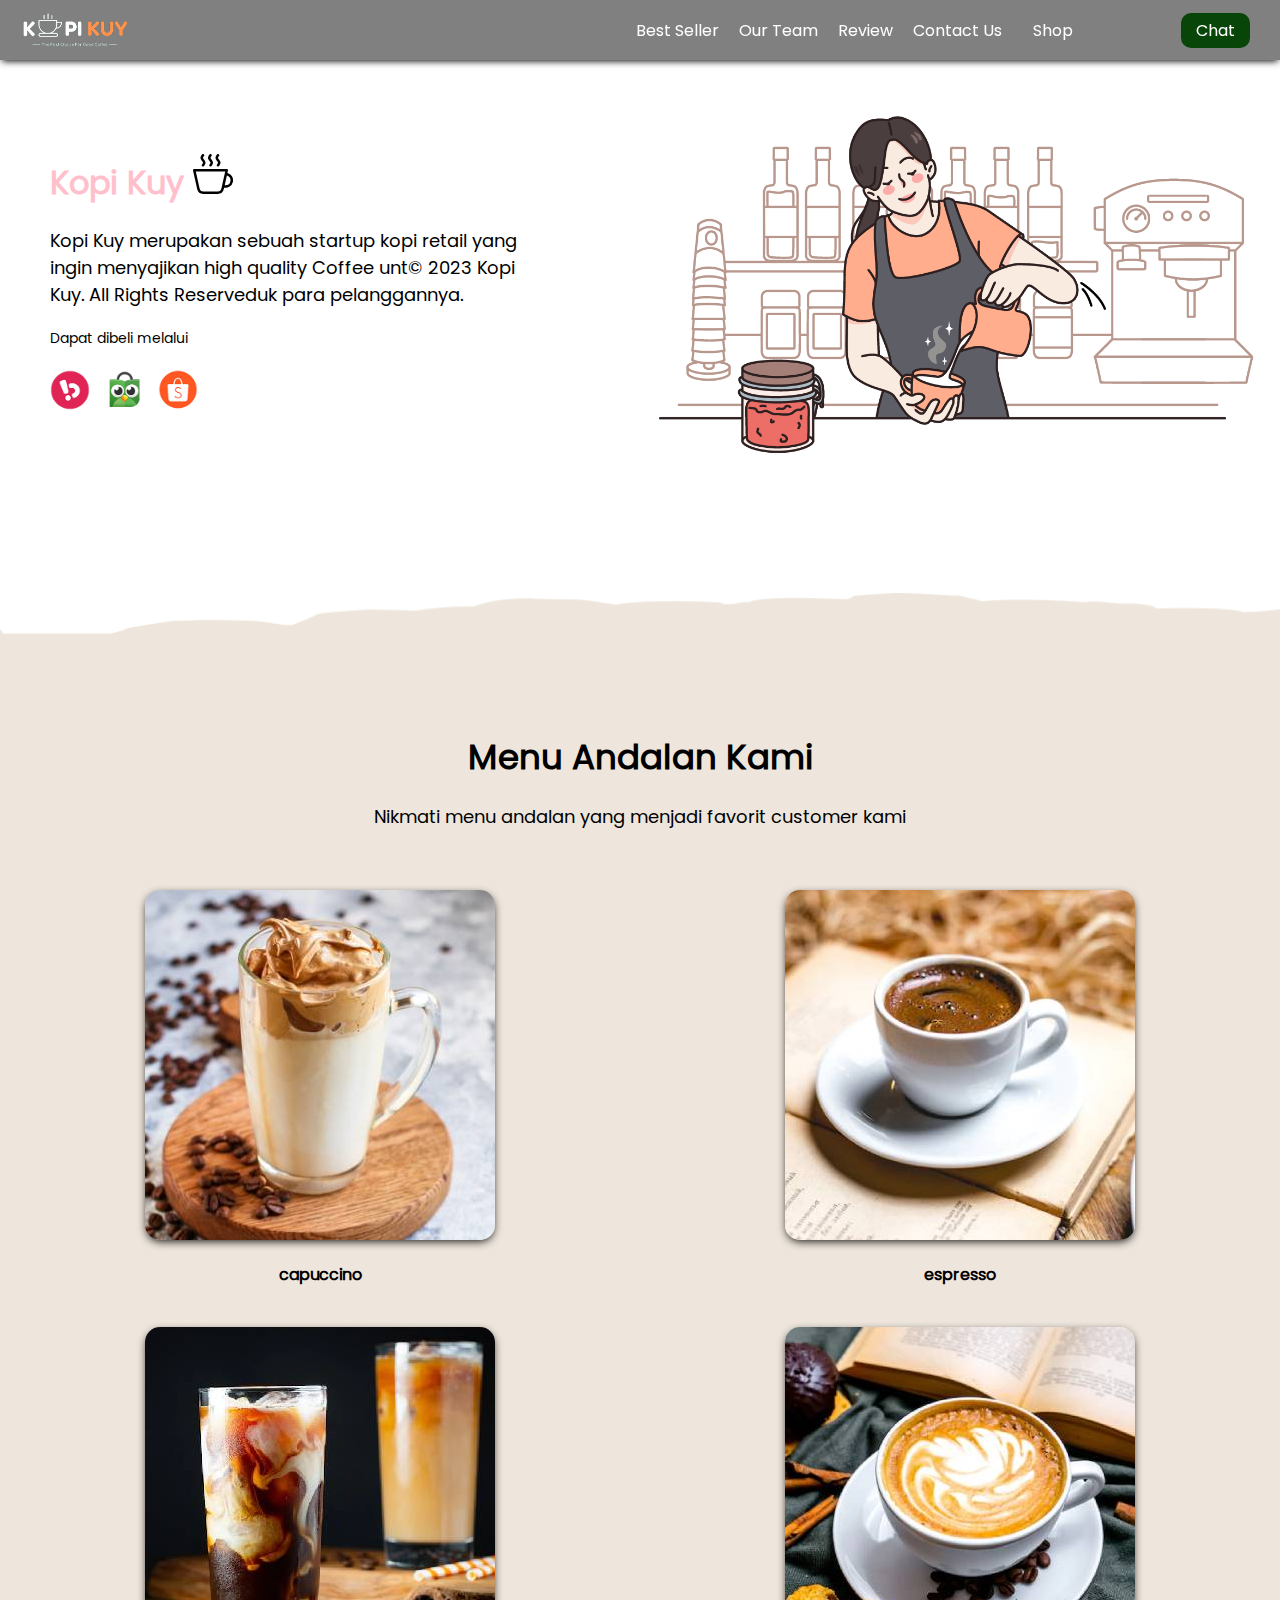
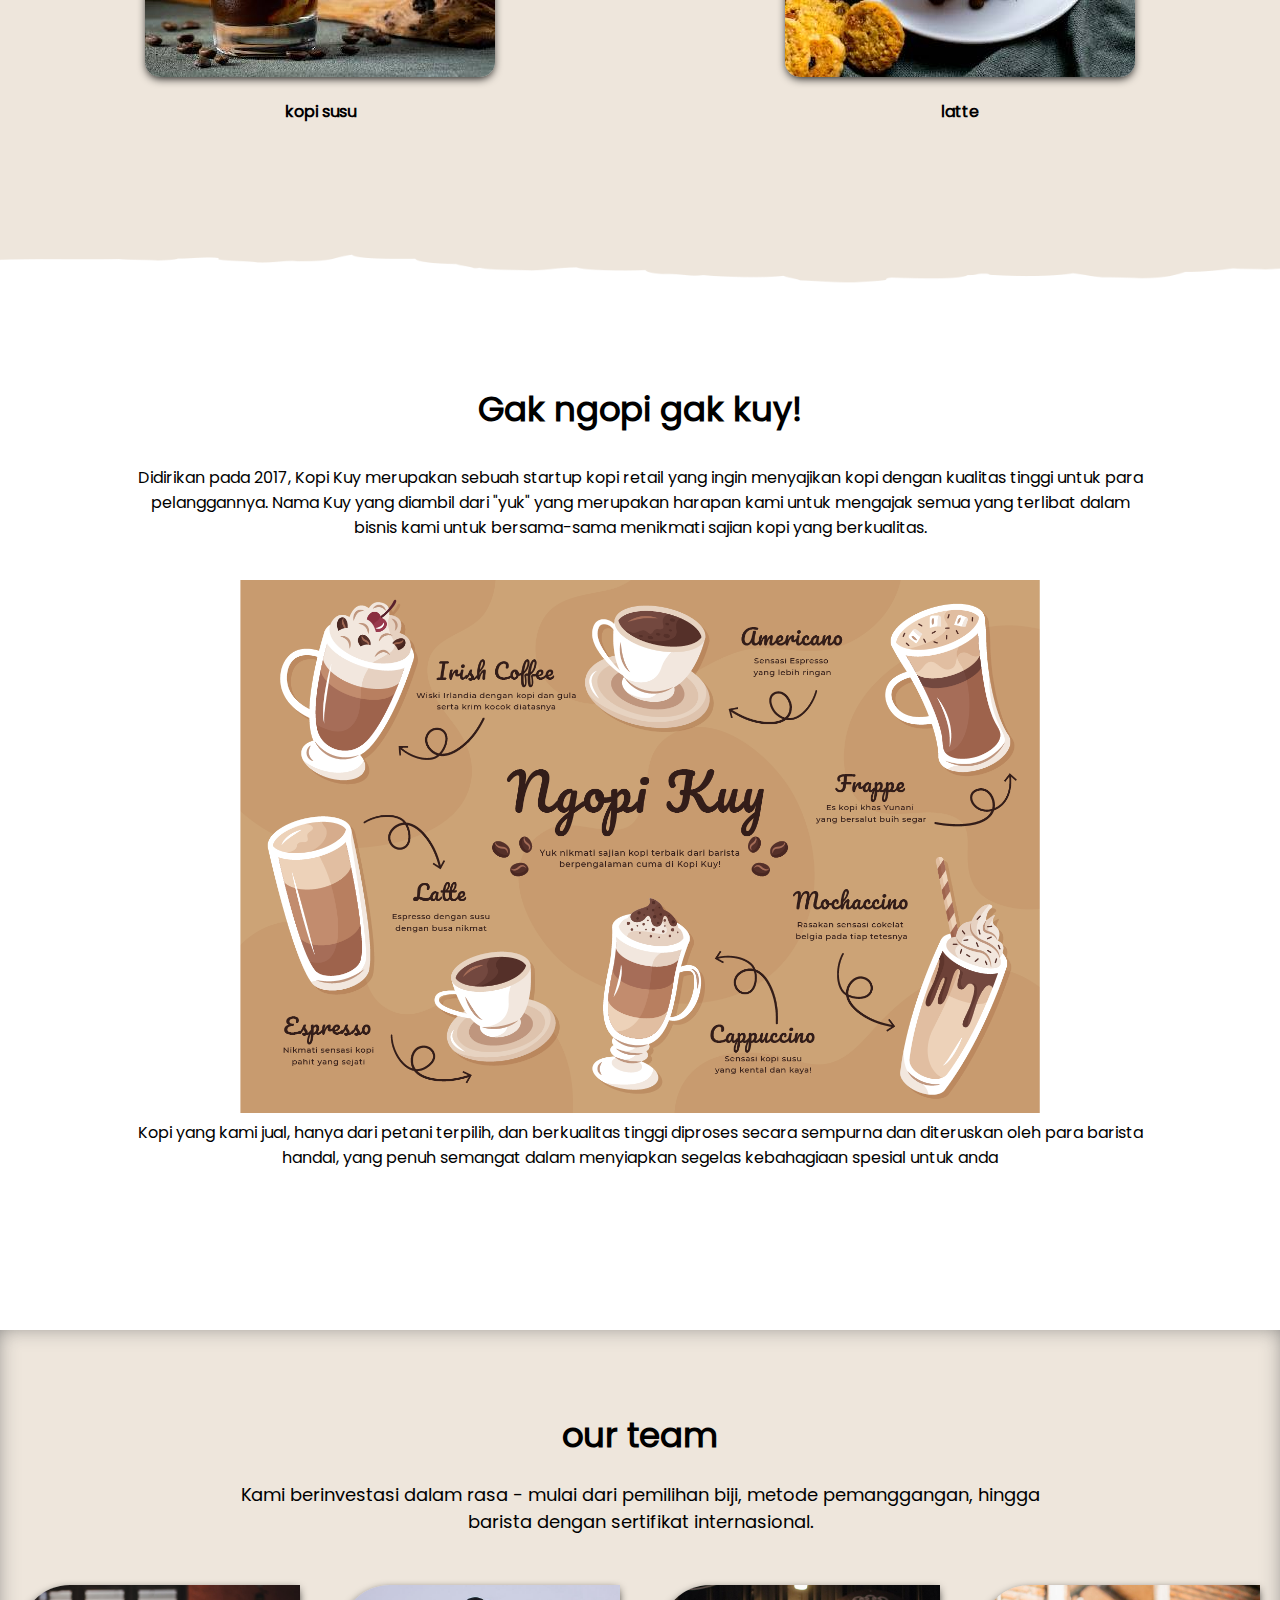
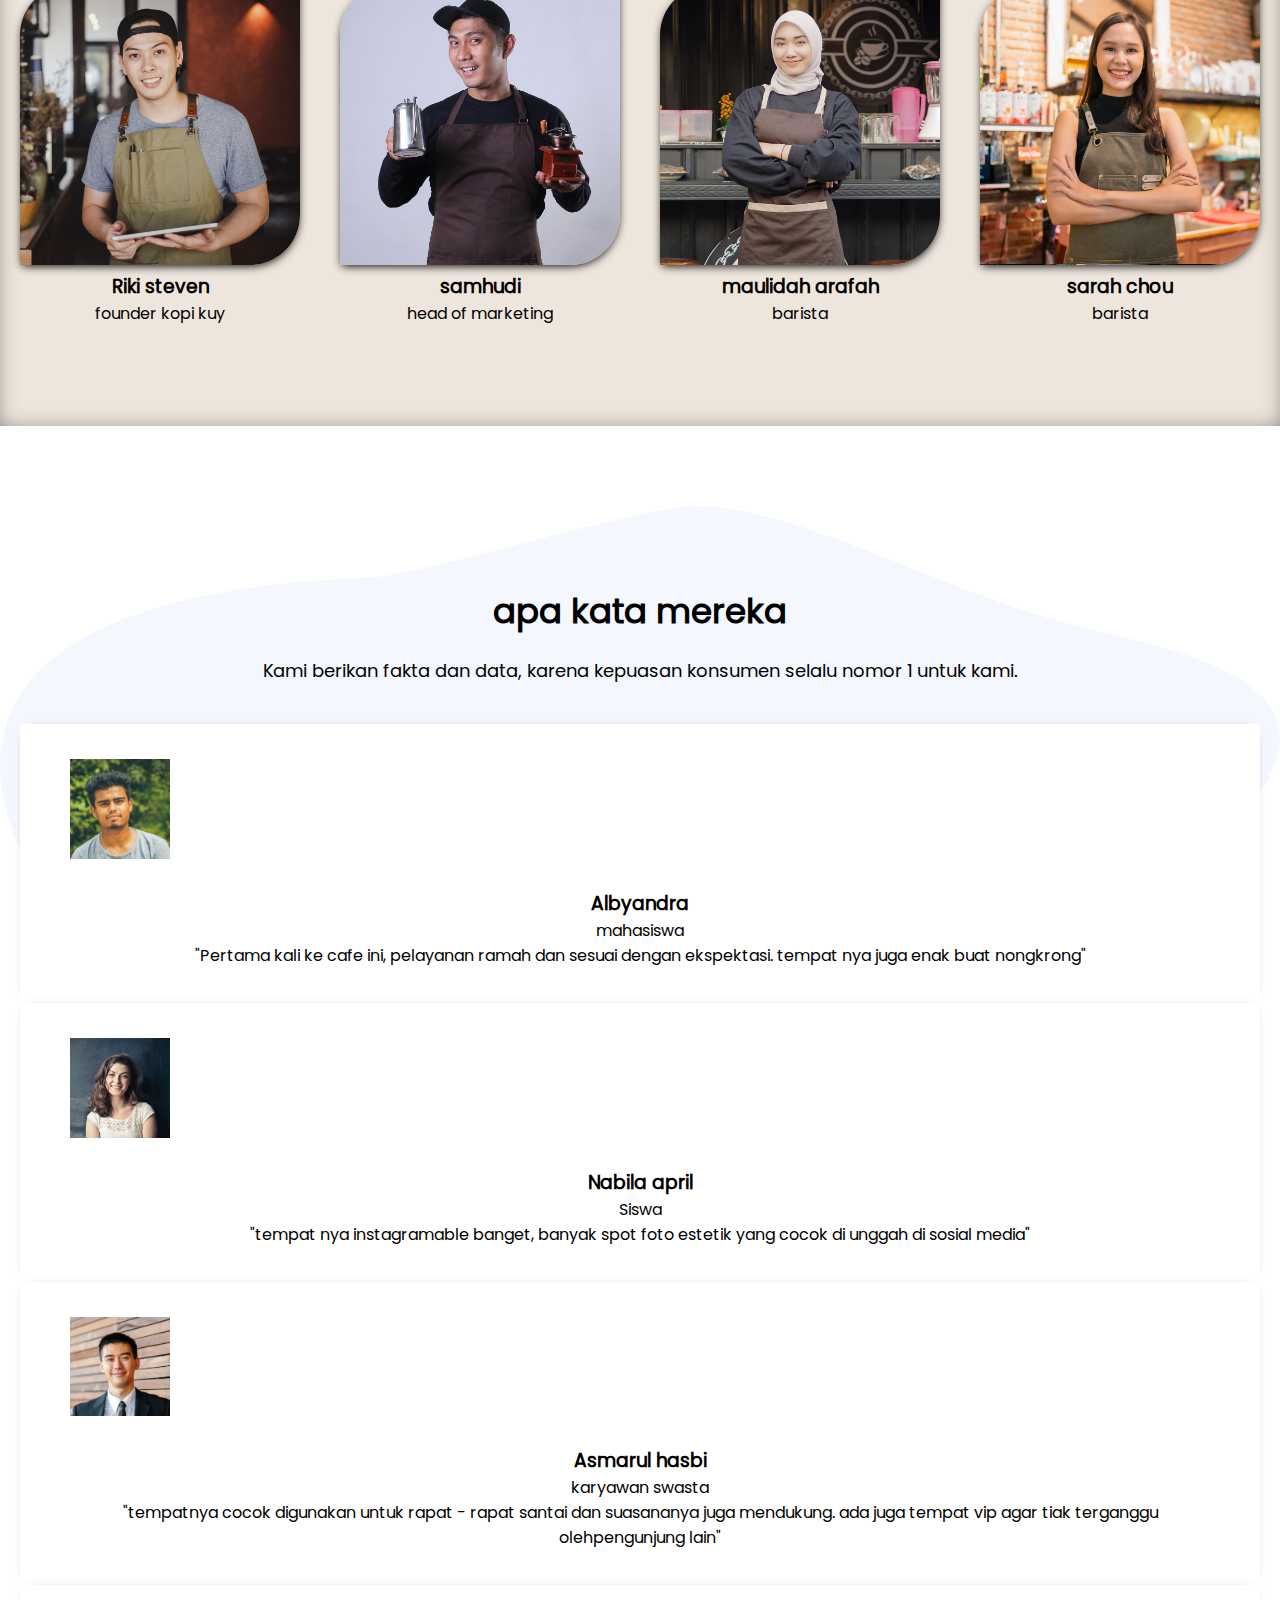
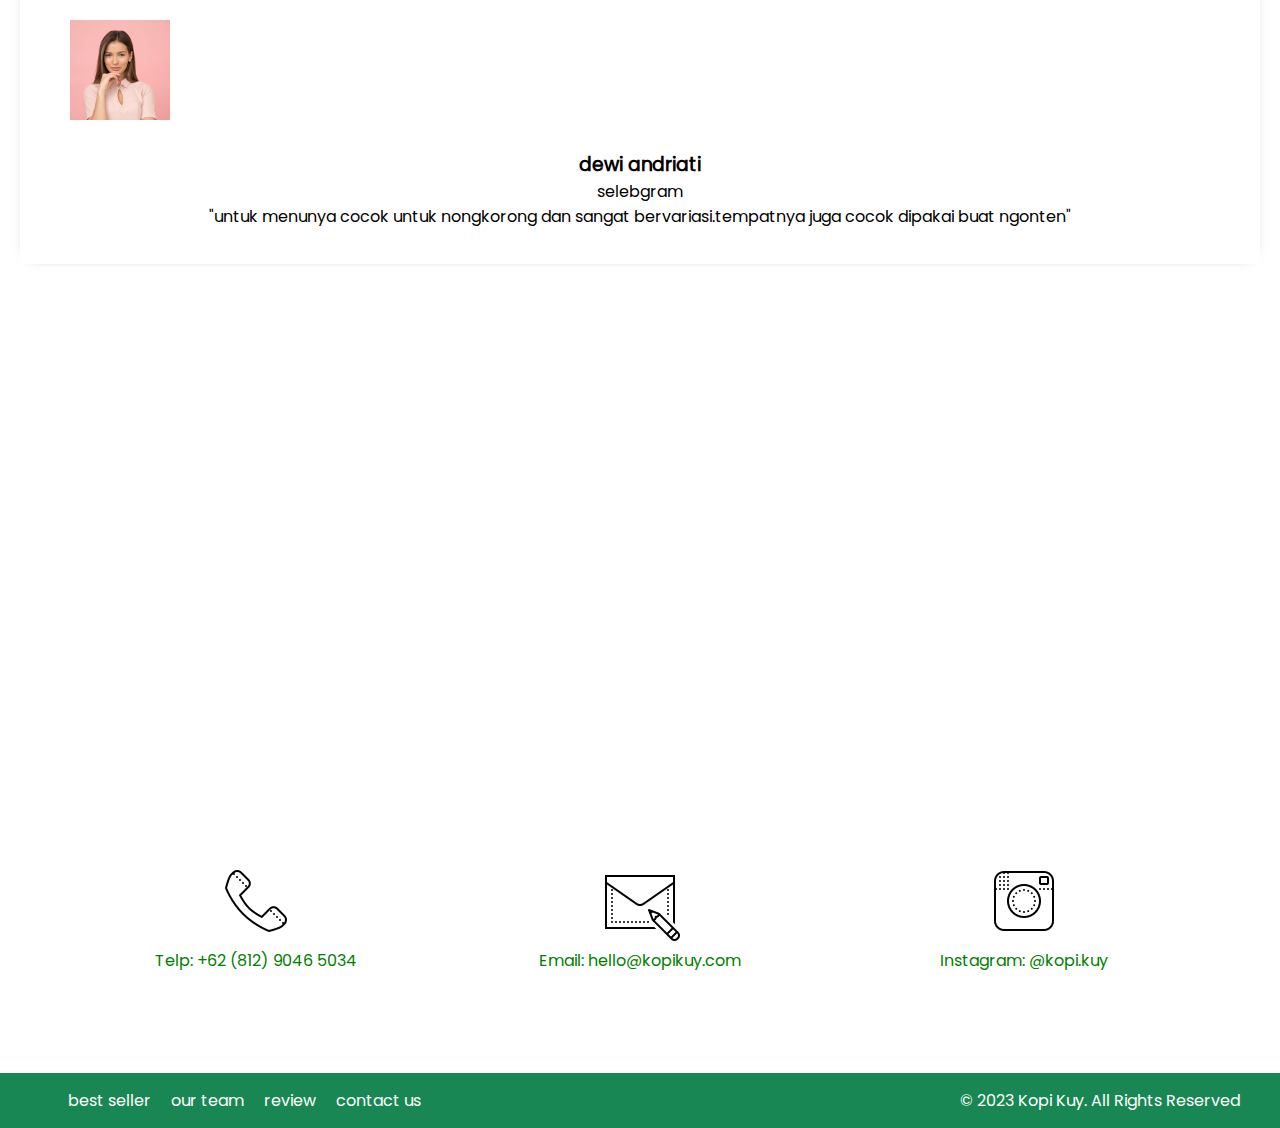
<file: index.html>
<!DOCTYPE html>
<html lang="id">

<head>
  <meta charset="UTF-8">
  <meta http-equiv="X-UA-Compatible" content="IE=edge">
  <meta name="viewport" content="width=device-width, initial-scale=1.0">
  <link rel="shortcut icon" href="images/favicon.ico" type="image/x-icon">
  <title>Website Kopi Kuy mantap</title>
  <link rel="stylesheet" href="css/style.css">
</head>

<body>
  <nav>
    <div class="row">
      <img class="logo" src="images/logo/logo_kuy.png">
      <div class="navigasi">
        <a href="#best-seller">Best Seller</a>
        <a href="#our-team">Our Team</a>
        <a href="#review">Review</a>
        <a href="#contact-us">Contact Us</a>
      </div>
      <a class="shop" href="produk.html">Shop</a>
      <a class="chat" href="https://wa.me/nomor_hp_anda_pakai_62" target="_blank">Chat</a>
    </div>
  </nav>
  <!--Tulis Kode header Di Bawah Sini-->
  <header>
    <div class="row">
      <div class="col-kiri">
        <h1 class="judul-header">Kopi Kuy <img src="images/icon/icon_kopi.svg"></h1>

        <p class="subjudul-header">Kopi Kuy merupakan sebuah startup kopi retail yang ingin menyajikan high
          quality Coffee unt© 2023 Kopi Kuy. All Rights Reserveduk para pelanggannya.</p>
        <p class="dapat-dibeli">Dapat dibeli melalui</p>

        <div class="olshop">
          <img src="images/logo/logo_bukalapak.png" alt="">
          <img src="images/logo/logo_tokopedia.png" alt="">
          <img src="images/logo/logo_shopee.png" alt="">
        </div>
      </div>

      <img class="col-kanan" src="images/header/header1.png">
    </div>
  </header>

  <section class="best-seller" id="best-seller">
    <h2 class="judul-best-seller">
      Menu Andalan Kami
    </h2>
    <p class="subjudul-best-seller">
      Nikmati menu andalan yang menjadi favorit customer kami
    </p>
    <div class="row">
      <div class="col-produk">
        <img src="images/produk/product_capuchino.jpg" alt="">
        <p class="nama-produk">
          capuccino
        </p>
      </div>
      <div class="col-produk">
        <img src="images/produk/product_espresso.jpg" alt="" />
        <p class="nama-produk">
          espresso
        </p>
      </div>
      <div class="col-produk">
        <img src="images/produk/product_kopi_susu.jpg" alt="">
        <p class="nama-produk">
          kopi susu
        </p>
      </div>
      <div class="col-produk">
        <img src="images/produk/product_latte.jpg" alt="">
        <p class="nama-produk">
          latte
        </p>
      </div>
    </div>
    </div>
  </section>
  <section class="about-us" id="about-us">
    <h2 class="judul-about-us">
      Gak ngopi gak kuy!
    </h2>
    <p class="tentang-about-us">
      Didirikan pada 2017, Kopi Kuy merupakan sebuah startup kopi retail

      yang ingin menyajikan kopi dengan kualitas tinggi untuk para pelanggannya.

      Nama Kuy yang diambil dari "yuk" yang merupakan harapan kami untuk mengajak semua
      yang terlibat dalam bisnis kami untuk bersama-sama menikmati sajian kopi yang berkualitas.
    </p>
    <img src="/images/aset_kopi_jumbo.png" alt="">
    <p class="penjelasa-about-us">
      Kopi yang kami jual, hanya dari petani terpilih, dan berkualitas tinggi diproses

      secara sempurna dan diteruskan oleh para barista handal, yang penuh semangat

      dalam menyiapkan segelas kebahagiaan spesial untuk anda
    </p>
  </section>
  <section class="our-team" id="our-team">
    <h2 class="judul-team">
      our team
    </h2>
    <p class="subjudul-team">
      Kami berinvestasi dalam rasa - mulai dari pemilihan biji, metode pemanggangan,

      hingga barista dengan sertifikat internasional.
    </p>
    <div class="row">
      <div class="col-team">
        <img src="images/team/team1.jpg" alt="">
        <h3>
          Riki steven
        </h3>
        <p>
          founder kopi kuy
        </p>
      </div>
      <div class="col-team">
        <img src="images/team/team2.jpg" alt="">
        <h3>
          samhudi
        </h3>
        <p>
          head of marketing
        </p>
      </div>
      <div class="col-team">
        <img src="images/team/team3.jpg" alt="">
        <h3>
          maulidah arafah
        </h3>
        <p>
          barista
        </p>
      </div>
      <div class="col-team">
        <img src="images/team/team4.jpg" alt="">
        <h3>
          sarah chou
        </h3>
        <p>
          barista
        </p>
      </div>
    </div>
  </section>
  <section class="review" id="review">
    <h2 class="judul-review">
      apa kata mereka
    </h2>
    <p class="subjudul-review">
      Kami berikan fakta dan data, karena kepuasan konsumen selalu nomor 1 untuk kami.
    </p>
    <div class="row">
      <div class="col-review">
        <div class="profile">
          <img src="images/customer/customer1.jpg" alt="">
        </div>
        <div class="nama-profile">
          <h3>Albyandra</h3>
          <p>mahasiswa</p>
        </div>
        <p class="testimoni">"Pertama kali ke cafe ini, pelayanan ramah dan sesuai dengan ekspektasi. tempat nya juga enak buat nongkrong"</p>
      </div>
      <div class="col-review">
        <div class="profile">
          <img src="images/customer/customer2.jpg" alt="">
        </div>
        <div class="nama-profile">
          <h3>Nabila april</h3>
          <p>Siswa</p>
        </div>
        <p class="testimoni">"tempat nya instagramable banget, banyak spot foto estetik yang cocok di unggah di sosial media"</p>
      </div>
      <div class="col-review">
        <div class="profile">
          <img src="images/customer/customer3.jpg" alt="">
        </div>
        <div class="nama-profile">
          <h3>Asmarul hasbi</h3>
          <p>karyawan swasta</p>
        </div>
        <p class="testimoni">"tempatnya cocok digunakan untuk rapat - rapat santai dan suasananya juga mendukung. ada juga tempat vip agar tiak terganggu olehpengunjung lain"</p>
      </div>
      <div class="col-review">
        <div class="profile">
          <img src="images/customer/customer4.jpg" alt="">
        </div>
        <div class="nama-profile">
          <h3>dewi andriati</h3>
          <p>selebgram</p>
        </div>
        <p class="testimoni">"untuk menunya cocok untuk nongkorong dan sangat bervariasi.tempatnya juga cocok dipakai buat ngonten"</p>
      </div>
    </div>
      
  </section>
  <section class="contact-us" id="contact-us">
    <iframe src="https://www.google.com/maps/embed?pb=!1m14!1m8!1m3!1d7932.741866032694!2d106.668581!3d-6.214715!3m2!1i1024!2i768!4f13.1!3m3!1m2!1s0x2e69f9912c7f297b%3A0xe5a3a671dae861ab!2sKopi%20kuy!5e0!3m2!1sid!2sid!4v1680617229460!5m2!1sid!2sid" width="100%" height="300" frameborder="0" allowfullscreen=""loading="lazy" referrerpolicy="no-referrer-when-downgrad"></iframe>
    <div class="row">
      <div class="col-kontak">
        <img src="/images/icon/icon_phone.png" alt="">
        <p>
          Telp: +62 (812) 9046 5034
        </p>
      </div>
      <div class="col-kontak">
        <img src="/images/icon/icon_mail.png" alt="">
        <p>
          Email: hello@kopikuy.com
        </p>
      </div>
      <div class="col-kontak">
        <img src="/images/icon/icon_instagram.png" alt="">
        <p>
          Instagram: @kopi.kuy
        </p>
      </div>
    </div>
  </section>
  <footer>
    <div class="row">
      <div class="navigasi">
        <a href="best seller">best seller</a>
        <a href="our team">our team</a>
        <a href="review">review</a>
        <a href="contact us">contact us</a>
      </div>
      <p class="copyrigth">
        © 2023 Kopi Kuy. All Rights Reserved
      </p>
    </div>
  </footer>

  <!--Kode Selesai-->
</body>

</html>
</file>
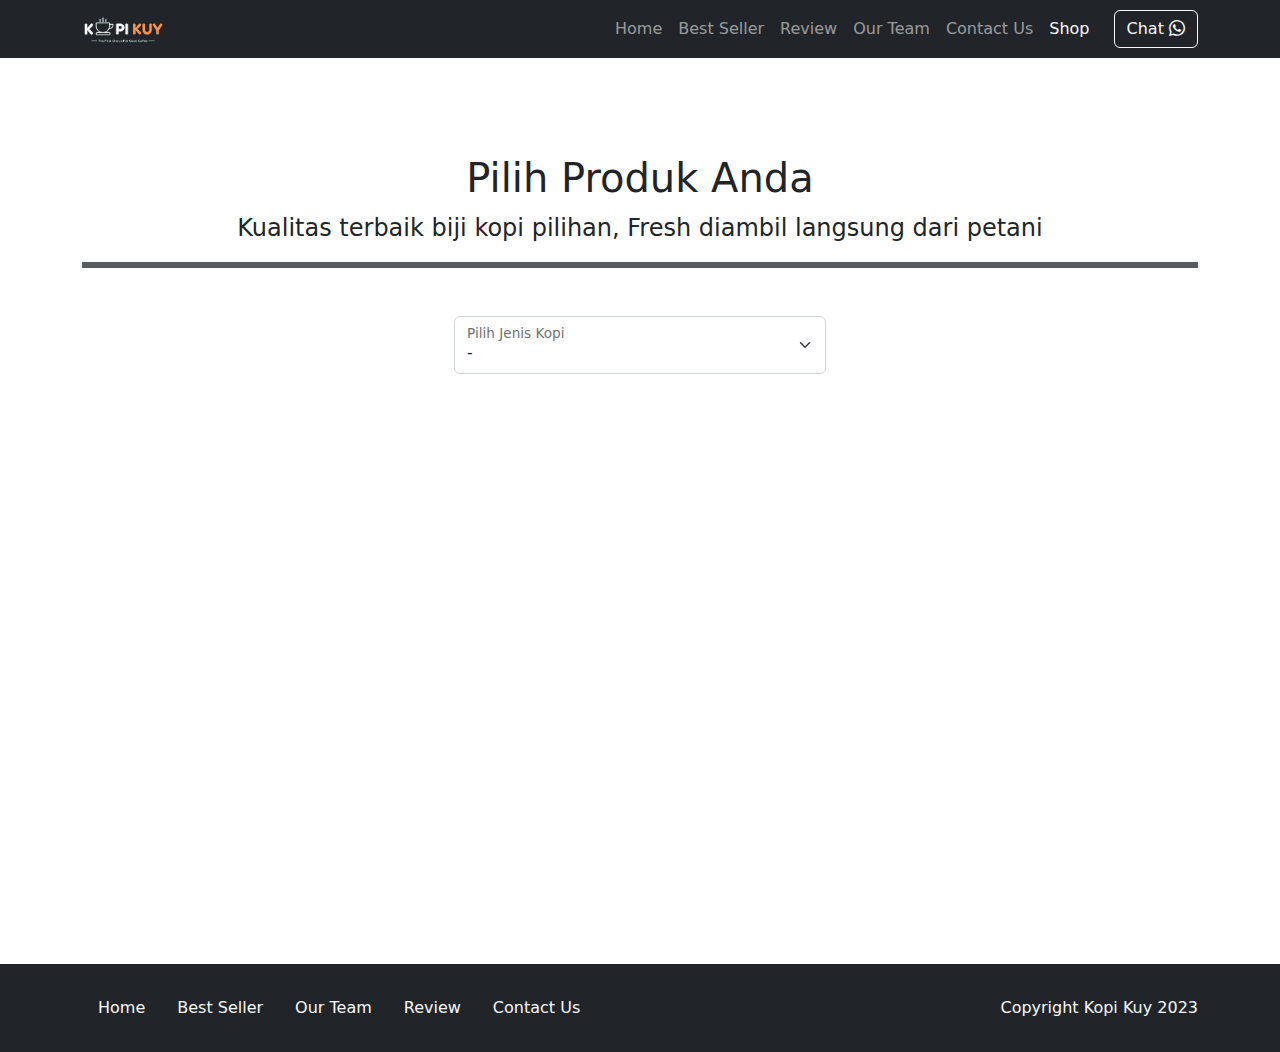
<file: produk.html>
<!DOCTYPE html>
<html lang="id">

<head>
    <meta charset="UTF-8">
    <meta http-equiv="X-UA-Compatible" content="IE=edge">
    <meta name="viewport" content="width=device-width, initial-scale=1.0">
    <link rel="shortcut icon" href="images/favicon/favicon.ico" type="image/x-icon">
    <title>Produk</title>
    <link rel="shortcut icon" href="images/favicon.ico" type="image/x-icon">
    <link rel="stylesheet" href="vendor/bootstrap/css/bootstrap.min.css">
    <link rel="stylesheet" href="vendor/bootsrap-icon/bootstrap-icons.css">
    <script src="vendor/bootstrap/js/bootstrap.bundle.min.js"></script>
    <style>
        section {
            min-height: 90vh;
        }
    </style>
    <script src="js/jquery-3.6.3.min.js"></script>
</head>

<body>

    <nav class="navbar navbar-dark bg-dark navbar-expand-lg bisadicopy">
        <div class="container">
          <a class="navbar-brand" href="https://www.rikikurnia.com">
            <img src="images/logo/logo_kuy.png" height="30" alt="image">
          </a>
          <button class="navbar-toggler" type="button" data-bs-toggle="collapse" data-bs-target="#navbarNav11" aria-controls="navbarNav11" aria-expanded="false" aria-label="Toggle navigation">
            <span class="navbar-toggler-icon"></span>
          </button>
          <div class="collapse navbar-collapse" id="navbarNav11">
            <ul class="navbar-nav ms-auto me-3 mb-2 mb-lg-0">
                <li class="nav-item">
                    <a class="nav-link" aria-current="page" href="index.html">Home</a>
                </li>
                <li class="nav-item">
                    <a class="nav-link" href="index.html#best-seller">Best Seller</a>
                </li>
                <li class="nav-item">
                    <a class="nav-link" href="index.html#review">Review</a>
                </li>
                <li class="nav-item">
                    <a class="nav-link" href="index.html#our-team">Our Team</a>
                </li>
                <li class="nav-item">
                    <a class="nav-link" href="index.html#contact-us">Contact Us</a>
                </li>
                <li class="nav-item">
                    <a class="nav-link active" href="index.html#shop">Shop</a>
                </li>
            </ul>
            <a class="btn btn-outline-light" href="https://wa.me/6281290465034" target="_blank">Chat <i
                class="bi bi-whatsapp"></i></a>
          </div>
        </div>
    </nav>

    <section class="produk text-center my-5 py-5">
        <div class="container">
            <h1>Pilih Produk Anda</h1>
            <p class="fs-4">Kualitas terbaik biji kopi pilihan, Fresh diambil langsung dari petani</p>
            <hr class="border border-dark border-3 opacity-75">

            <div class="form-floating col-md-4 mx-auto my-5">

                <select class="form-select" id="select_kopi" aria-label="Floating label select example">
                    <option selected disabled>-</option>
                    <option value="arabica">Arabica</option>
                    <option value="robusta">Robusta</option>
                </select>

                <label for="select_kopi">Pilih Jenis Kopi</label>

            </div>

            <div class="row" id="baris_produk">
                
            </div>
        </div>
    </section>

    <footer class="bg-dark py-4">
        <div class="container">
            <div class="row align-items-center">
                <div class="col-md-8">
                    <ul class="nav">
                        <li class="nav-item">
                            <a class="nav-link link-light active" aria-current="page" href="index.html">Home</a>
                        </li>
                        <li class="nav-item">
                            <a class="nav-link link-light" href="index.html#best-seller">Best Seller</a>
                        </li>
                        <li class="nav-item">
                            <a class="nav-link link-light" href="index.html#our-team">Our Team</a>
                        </li>
                        <li class="nav-item">
                            <a class="nav-link link-light" href="index.html#review">Review</a>
                        </li>
                        <li class="nav-item">
                            <a class="nav-link link-light" href="index.html#contact-us">Contact Us</a>
                        </li>
                    </ul>
                </div>
                <div class="col-md-4 text-light text-end">
                    Copyright Kopi Kuy 2023
                </div>
            </div>
        </div>
    </footer>

    <script>
        // var json = "https://rikikurnia.com/prakerja/api/kopi"
        var json = "data.json"

        select_kopi.onchange = function() {
            var pilihan = this.value

            var isi_html = ""

            $.getJSON(json).then(function(data) {
                var kopi_pilihan = data[pilihan]
                kopi_pilihan.forEach(kopi => {
                    isi_html +=`<div class="col-12 col-md-6 col-lg-3">
                            <div class="card mt-4 mx-auto text-center">
                                <img src="${kopi.foto}" class="card-img-top" alt="...">
                                <div class="card-body">
                                    <h5 class="card-title">${kopi.nama}</h5>
                                    <div class="row py-3">
                                        <div class="col">
                                            ${kopi.size}
                                        </div>
                                        <div class="col text-primary fw-bold">
                                            ${kopi.harga}
                                        </div>
                                    </div>
                                    <a href="${kopi.link}" class="btn btn-success w-100">
                                        <i class="bi bi-cart-check"></i>
                                        Beli
                                    </a>
                                </div>
                            </div>
                        </div>`
                })

                baris_produk.innerHTML = isi_html
            })
        }
    </script>
</body>

</html>
</file>
<file: css/style.css>
/* Pengaturan Global */

/* Mendaftarkan font ke dalam CSS, dan memberi nama family */
@font-face {
   font-family: 'Poppins';
   src: url(../fonts/poppins.woff2);
}

* {
   box-sizing: border-box;
   margin: 0;
   padding: 0;
}

html {
   /* agar scroll ketika klik pada navigasi menjadi halus */
   scroll-behavior: smooth;
}

body {
   /* mendaftarkan semua teks pada body menjadi family Poppins */
   font-family: 'Poppins';
}

a {
   /* menghilangkan garis bawah pada link */
   text-decoration: none;

   /* menghilangkan warna bawaan pada link */
   color: unset;
}

h2 {
   /* mengatur ukuran huruf ke 34 pixel */
   font-size: 34px;
}

img {
   /* 
      mengatur agar semua elemen img memiliki panjang maksimal 100% agar
      tidak besar gambar tidak melebihi layar ataupun pembungkus
   */
   max-width: 100%;
}

/* Navigasi */

nav {
   /* background-color mengatur warna latar belakang */
   background-color: red;

   /* penulisan 2 background-color seperti ini akan mengabaikan penulisan sebelumnya */
   background-color: #198754;

   /* box-shadow membuat efek bayangan */
   box-shadow: 0 3px 7px -2px #000;

   /* width mengatur panjang elemen */
   width: 100%;
   padding-top: 10px;
   padding-bottom: 10px;

   /* position mengatur posisi elemen, static untuk biasa, fixed untuk efek menempel */
   position: fixed;

   /* Nilai z-index semakin besar, maka elemen akan semakin di depan */
   z-index: 500;
}

/* 
   PERHATIKAN bahwa dalam mengatur elemen, nama elemen langsung ditulis
   sedangkan untuk mengatur class, dibutuhkan tanda titik (.) terlebih dulu
   img {} berarti elemen dengan tag img, 
   sedangkan .img artinya elemen dengan kelas img   
*/

.row {
   /* 
      display: flex memiliki pengaturan yang dapat mengatur agar elemen
      di dalamnya memiliki ukuran yang fleksibel
   */
   display: flex;

   /* 
      align-items: center mengatur elemen di dalamnya rata tengah vertikal
   */
   align-items: center;

   /* 
      justify-content: center mengatur elemen di dalamnya rata tengah horizontal
   */
   justify-content: center;

   /* 
      flex-wrap: wrap mengatur agar jika panjang elemen berlebih, maka elemen
      akan otomatis diletakan di baris baru
   */
   flex-wrap: wrap;
}

section {
   /* text-align mengatur rata tulisan, bisa bernilai: left, right, center, justify */
   text-align: center;
}

.logo {
   /* height mengatur tinggi elemen */
   height: 40px;
   margin-left: 20px;
}

.navigasi {
   margin-left: auto;
   margin-right: 15px;
}

.navigasi a,
.shop {
   color: #fff;
   padding-left: 8px;
   padding-right: 8px;
}

.shop {
   margin-right: 100px;
}

.chat {
   margin-right: 30px;
   background-color: rgb(8, 69, 8);
   color: #fff;
   padding-top: 5px;
   padding-right: 15px;
   padding-bottom: 5px;
   padding-left: 15px;
   border-radius: 10px;
}


/* HEADER */


header,
section {
   /*
    padding mengatur jarak ke dalam
    pada padding dan margin ditambahkan top / right / bottom / top 
    untuk mengatur jarak masing-masing 
   */
   padding-top: 80px;
   padding-bottom: 80px;

   /* margin mengatur jarak ke luar */
   margin-bottom: 80px;
}

/* penulisan CSS dapat digabung dengan beberapa elemen */
.col-kiri,
.col-kanan {
   /* width mengatur panjang elemen. 50% artinya setengah ukuran pembungkus */
   width: 50%;
}

.col-kiri {
   padding-left: 50px;
   padding-right: 120px;
}

.judul-header {
   margin-bottom: 20px;
   color: pink
}

.subjudul-header {
   /* font-size digunakan untuk mengatur ukuran huruf */
   font-size: 18px;
}

.dapat-dibeli {
   margin-top: 20px;
   margin-bottom: 20px;
   font-size: 14px;
}

.olshop img {
   width: 40px;

   /* height digunakan untuk mengatur tinggi elemen */
   height: auto;
   margin-right: 10px;
}

/* Best Seller */

.best-seller {
   position: relative;

   /* background-color mengatur warna latar belakang elemen */
   background-color: #EEE6DC;
}

/* 
terkait position, after, dan before memerlukan pemahaman mendalam
terkait layout pada CSS untuk dapat memahami secara penuh 
*/

.best-seller::before,
.best-seller::after {
   position: absolute;
   content: "";
   width: 100%;
   height: 76px;

   /* background-image untuk menambahkan gambar sebagai background */
   background-image: url(../images/garis-atas.png);

   /*background-size agar gambar latar menyesuaikan tinggi / panjang elemen */
   background-size: cover;

   top: -60px;
   left: 0;
}

.best-seller::after {
   height: 60px;
   background-image: url(../images/garis-bawah.png);
   top: unset;
   bottom: -60px;
}

.judul-best-seller {
   margin-bottom: 20px;
}

.subjudul-best-seller {
   font-size: 18px;
   margin-bottom: 40px;
}

.col-produk {
   /* 
      Penulisan padding dan margin seperti padding:20px ini penulisan singkat 
      yang berarti top, right, bottom, left nilainya sama, yaitu 20px 
   */
   padding: 20px;
   width: 50%;
}

.col-produk img {
   /* transition membuat animasi transisi dari perubahan style, 0.3s berarti 0.3 detik */
   transition: all 0.3s ease;

   /* border-radius  Membuat sudut membulat */
   border-radius: 15px;

   /* box-shadow membuat efek bayangan */
   box-shadow: 0 3px 10px -2px #000;
}

/* :hover akan dijalankan saat mouse ada di atas elemen */
.col-produk img:hover {

   /* membuat transformasi, bisa berupa scale(1.05), rotate(180deg), translateY(-50px), dsb */
   transform: scale(0.9);
   border-radius: 50%;
}

.nama-produk {
   margin-top: 15px;
   font-weight: bold;
}

/* About US */

.about-us {
   /* max-width: 80%; mengatur panjang maksimal elemen tidak boleh melebihi 80% layar */
   max-width: 80%;

   /* margin-left dan margin-right auto akan membuat posisi elemen berada di tengah */
   margin-left: auto;
   margin-right: auto;
}

.judul-about-us {
   margin-bottom: 30px;
}

/* 
   penulisan .about-us img {} berarti mengatur elemen img 
   yang ada di dalam elemen dengan kelas about-us 
   harap perhatikan .about-us dan image dipisahkan spasi
   penulisan class diawali titik (.) penulisan elemen tidak
*/
.about-us img {
   /* 
      Penulisan width: 800px dan max-width: 100% mengatur agar
      elemen memiliki panjang 800px namun tidak boleh melebihi 100% ukuran layar
   */
   width: 800px;
   max-width: 100%;
}

.tentang-about-us {
   margin-bottom: 40px;
}

.penjelasan-about-us {
   margin-top: 40px;
}

/* OUR TEAM */

.our-team {
   background-color: #EEE6DC;
   box-shadow: inset 0px 0px 23px -6px #707070;
}

.judul-team {
   margin-bottom: 20px;
}

.subjudul-team {
   margin-bottom: 30px;
   font-size: 18px;
   width: 800px;
   max-width: 90%;
   margin-left: auto;
   margin-right: auto;
}

.col-team {
   width: 25%;
   padding: 20px;
}

.col-team img {
   box-shadow: 0 3px 10px -2px #000;
   border-radius: 50px 0px 50px 0px;
}

/* REVIEW */

.review {
   background-image: url(../images/bg-review.svg);
   /* 
      background-size: contain;
      membuat gambar latar belakang tidak terpotong
   */
   background-size: contain;

   /* 
      background-repeat: no-repeat;
      membuat gambar latar belakang tidak diulang (duplikat)
   */
   background-repeat: no-repeat;
   padding-left: 20px;
   padding-right: 20px;
}

.judul-review {
   margin-bottom: 20px;
}

.subjudul-review {
   margin-bottom: 40px;
   font-size: 18px;
}

.review .row {
   justify-content: space-around;
   /* align-items: stretch; membuat tinggi elemen di dalam .review .row seragam */
   align-items: stretch;
}

.col-review {
   width: 100%;
   padding: 35px 50px;
   box-shadow: 0px 0px 12px -10px #000;
   background-color: #fff;
}

.profile {
   display: flex;
   margin-bottom: 30px;
   align-items: center;
}

/* mengatur elemen img yang ada di dalam class(.) profile */
.profile img {
   width: 100px;
   margin-right: 20px;
}

.profile .nama-profile {
   text-align: left;
}

/* CONTACT US */
.contact-us {
   margin-bottom: 20px;
}

.col-kontak {
   width: 30%;
   margin-top: 50px;
   /* color mengatur warna tulisan */
   color: green;
}

/* FOOTER */

footer {
   background-color: #198754;
   padding-top: 15px;
   padding-bottom: 15px;
   color: #fff;
   padding-right: 40px;
   padding-left: 40px;
}

footer .navigasi {
   margin-left: 20px;
   margin-right: auto;
}

@media (max-width:700px){
  .navigasi {
    display:none;
    
  }
  .logo {
    margin-right: auto;
  }
  
  .shop {
    margin-right: 20px;
  }
  
  .col-kiri {
    padding-left: 20px;
    padding-right: 20px;
    text-align: center;
    padding-top: 40px;
  }
  
  .col-kiri,
  .col-kanan {
    width: 100%;
  }
    
  .col-produk,
  .col-team {
    width: 50%;
  }
  
  .col-review {
    width: 100%;
    margin-bottom: 40px;
  }
  
  .col-kontak {
    width: 50%;
  }
  
  .contact-us {
    padding-top: 0%;
  }
  
  .col-review {
    padding-top: 0%
  }
}

nav {
  background-color: grey;
}

style.css
nav {
  background-color: burlywood
}
</file>
